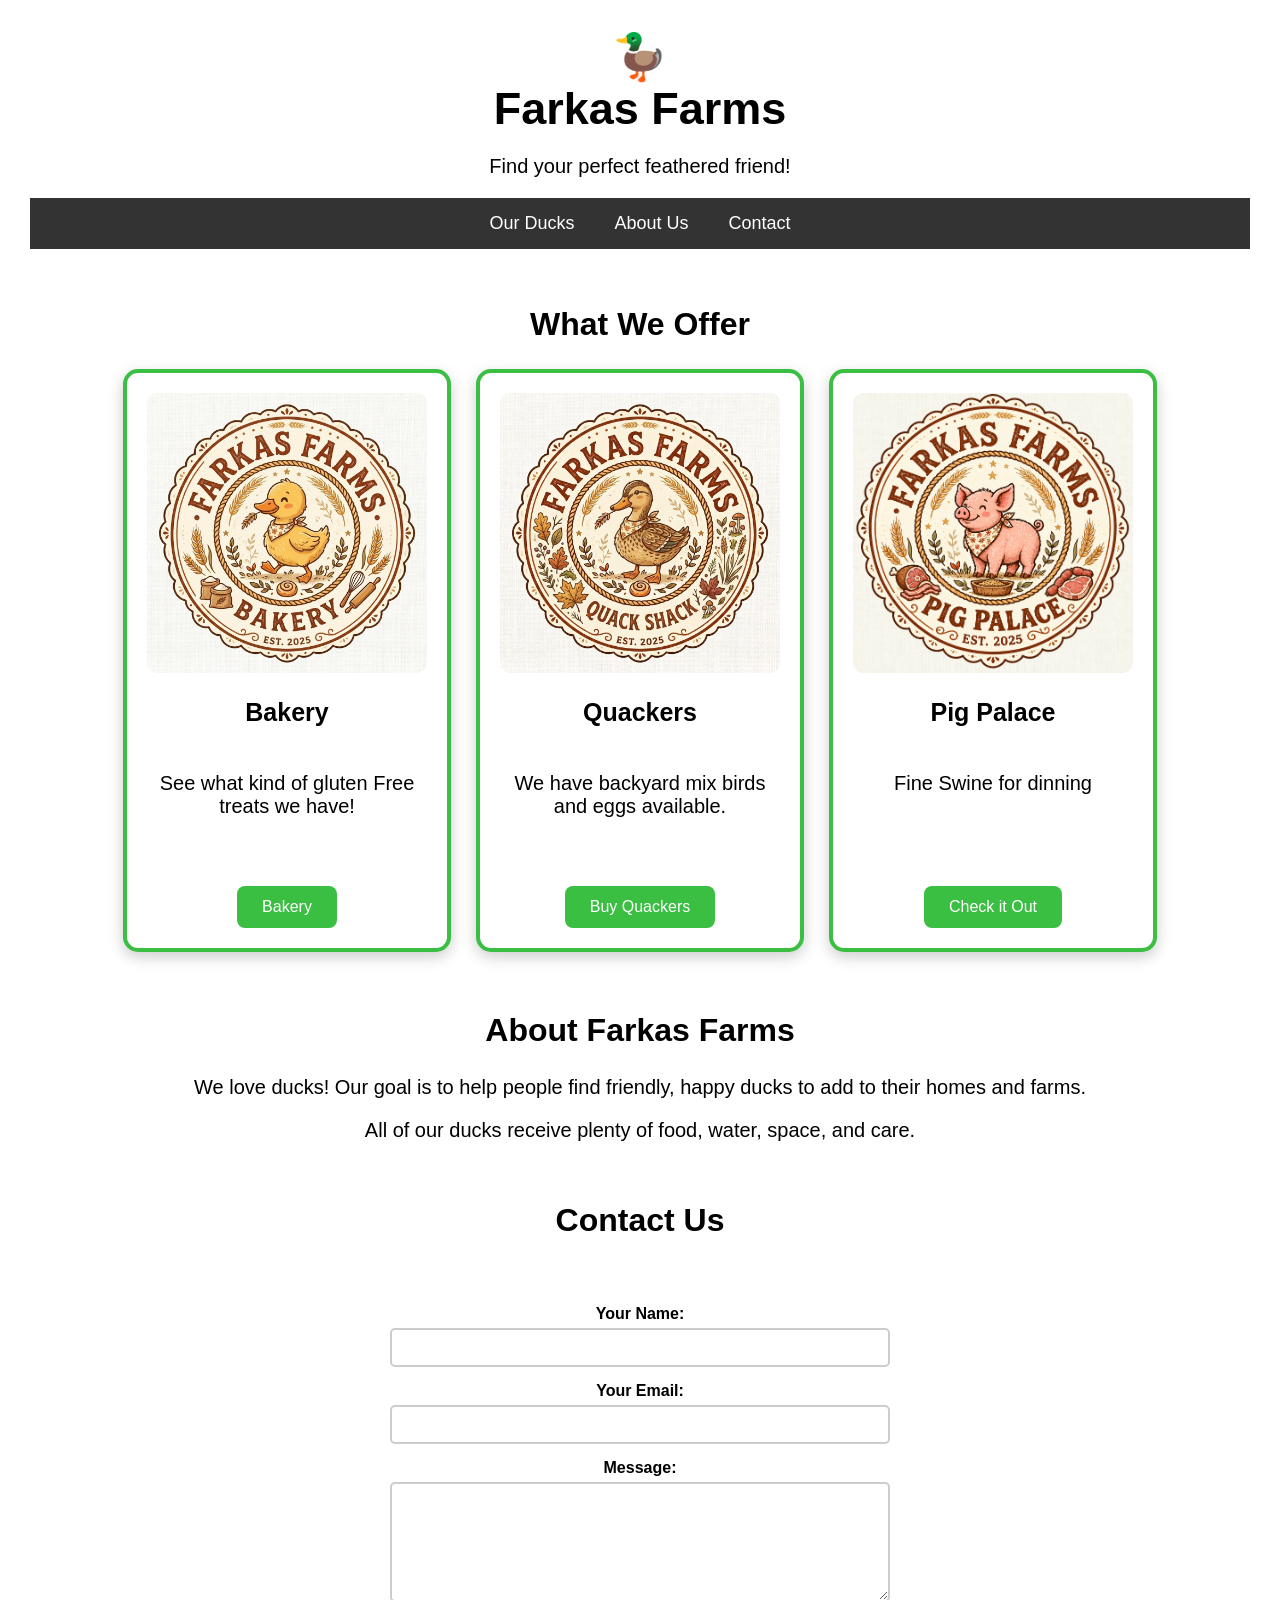
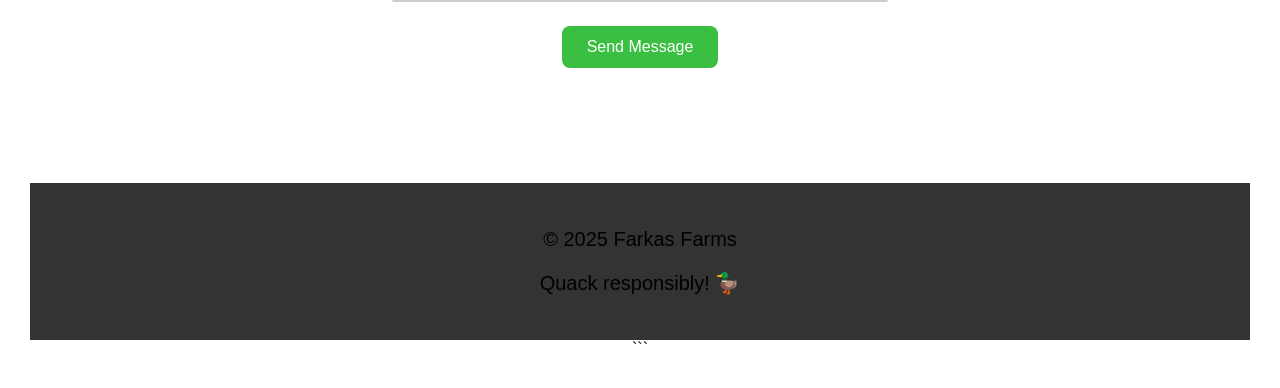
<file: index.html>
<!DOCTYPE html>
<html lang="en">
<head>
    <meta charset="UTF-8">
    <meta name="viewport" content="width=device-width, initial-scale=1.0">
    <title>Farkas Farms</title>

    <!-- Connects your CSS file -->
    <link rel="stylesheet" href="ducks.css">
</head>

<body>

    <!-- Header -->
    <header>
        <h1>🦆</h1>
        <h1>Farkas Farms</h1>
        <p>Find your perfect feathered friend!</p>
    <!-- Navigation -->
    <nav>
        <a href="#ducks">Our Ducks</a>
        <a href="#about">About Us</a>
        <a href="#contact">Contact</a>
    </nav>

    <!-- Main Content -->
    <main>

        <section id="ducks">
            <h2>What We Offer</h2>

            <div class="duck-container">

                <!-- Duck 1 -->
                <div class="duck-card">
                    <img 
                        src="Photos\bakery.jpg" 
                        alt="Bakery">
                    
                    <h3>Bakery</h3>
                    <p>See what kind of gluten Free treats we have!</p>
                    <p class="price"></p>
                    <button><a href="Bakery.html">Bakery</a></button>
                </div>

                <!-- Duck 2 -->
                <div class="duck-card">
                    <img 
                        src="Photos\quack.jpg"
                        alt="Ducks/Chickens">
                    
                    <h3>Quackers</h3>
                    <p>We have backyard mix birds and eggs available.</p>
                    <button>Buy Quackers</button>
                </div>

                <!-- Duck 3 -->
                <div class="duck-card">
                    <img src="Photos/pig palace.png" alt="A pig">
                    
                    <h3>Pig Palace</h3>
                    <p>Fine Swine for dinning</p>
                    <p class="price"></p>
                    <button>Check it Out</button>
                </div>

            </div>
        </section>

        <!-- About -->
        <section id="about">
            <h2>About Farkas Farms</h2>

            <p>
                We love ducks! Our goal is to help people find
                friendly, happy ducks to add to their homes and farms.
            </p>

            <p>
                All of our ducks receive plenty of food, water,
                space, and care.
            </p>
        </section>

        <!-- Contact -->
        <section id="contact">
            <h2>Contact Us</h2>

            <form>
                <label for="name">Your Name:</label>
                <input type="text" id="name" name="name">

                <label for="email">Your Email:</label>
                <input type="email" id="email" name="email">

                <label for="message">Message:</label>
                <textarea id="message" name="message"></textarea>

                <button type="submit">Send Message</button>
            </form>
        </section>

    </main>

    <!-- Footer -->
    <footer>
        <p>&copy; 2025 Farkas Farms</p>
        <p>Quack responsibly! 🦆</p>
    </footer>

</body>
</html>
```
</file>
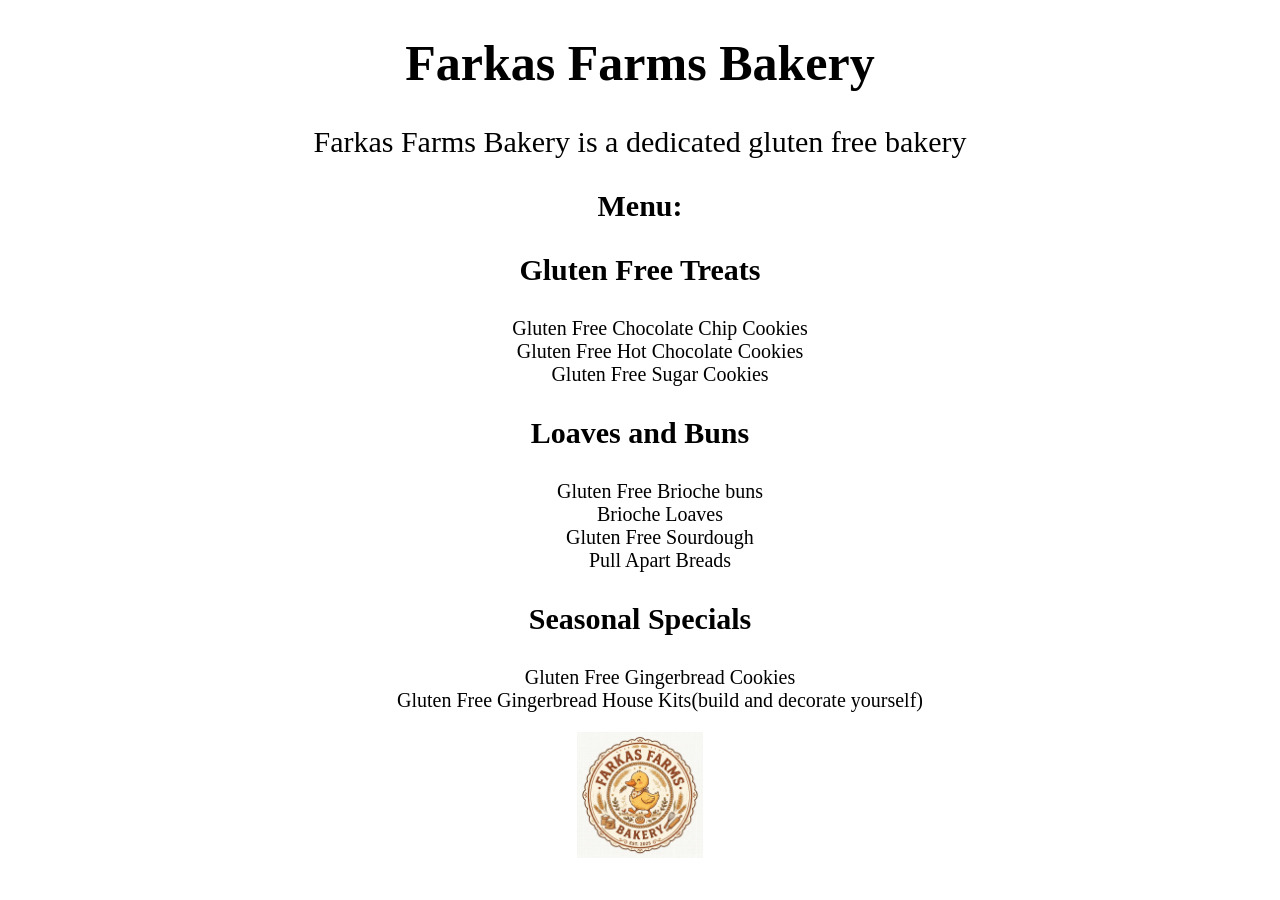
<file: Bakery.html>
<!DOCTYPE html>
<html lang="en">
<head>
    <meta charset="UTF-8">
    <meta name="viewport" content="width=device-width, initial-scale=1.0">
    <title>Farkas Farms</title>

    <!-- Connects your CSS file -->
    <link rel="stylesheet" href="bakery.css">
</head>
<body>

<h1> Farkas Farms Bakery</h1>
<p>Farkas Farms Bakery is a dedicated gluten free bakery</p>

<h2 id="menu">Menu:</h2>
 <h3 id="treats">Gluten Free Treats</h3>
 <div id="lists">  

    <ul id="treats-list">
        <li>Gluten Free Chocolate Chip Cookies</li>
        <li>Gluten Free Hot Chocolate Cookies</li>
        <li>Gluten Free Sugar Cookies</li></ul>

        <h3>Loaves and Buns</h3>
        <ul id="loaves">
        <li>Gluten Free Brioche buns</li>
        <li>Brioche Loaves</li>
        <li>Gluten Free Sourdough</li>
        <li>Pull Apart Breads</li>
        </ul>

        <h3>Seasonal Specials</h3>
        <ul id="seasonal">
            <li>Gluten Free Gingerbread Cookies</li>
            <li>Gluten Free Gingerbread House Kits(build and decorate yourself)</li>
        </ul>
        </div>

        <div id="bakery">
        <img src="Photos/bakery.jpg" alt="Bakery">
        </div>



</body>
</html>
</file>
<file: ducks.css>
/* =========================
   GENERAL PAGE
   ========================= */

body {
    background-color: #eeeeee;
    font-family: Arial, sans-serif;
    margin: 0;
    color: #333333;
}


/* =========================
   HEADER
   ========================= */

header {
    background-color: white;
    color: black;
    text-align: center;
    padding: 30px;
}

header h1 {
    font-size: 45px;
    margin: 0;
}

header p {
    font-size: 20px;
}


/* =========================
   NAVIGATION
   ========================= */

nav {
    background-color: #333333;
    display: flex;
    justify-content: center;
    gap: 40px;
    padding: 15px;
}

nav a {
    color: white;
    text-decoration: none;
    font-size: 18px;
}

nav a:hover {
    color: rgb(191, 58, 182);
}


/* =========================
   MAIN CONTENT
   ========================= */

main {
    max-width: 1100px;
    margin: auto;
    padding: 30px;
}

section {
    margin-bottom: 60px;
}

h2 {
    text-align: center;
    font-size: 32px;
}


/* =========================
   DUCK CARDS
   ========================= */

.duck-container {
    display: flex;
    justify-content: center;
    gap: 25px;
    flex-wrap: wrap;
}

p{
    color: black;
}

.duck-card {
    background-color: white;
    width: 280px;
    padding: 20px;
    border-radius: 15px;

    /* Green and complementary purple */
    border: 4px solid rgb(58, 191, 67);

    text-align: center;

    box-shadow: 0 5px 15px rgba(0, 0, 0, 0.2);

    display: flex;
    flex-direction: column;
    align-items: center;

}

.duck-card button {
    margin-top: auto;
}

.duck-card img {
    width: 100%;
    height: auto;
    object-fit: cover;
    border-radius: 10px;
}

.duck-card h3 {
    font-size: 25px;
    color: black;

}

.price {
    font-size: 24px;
    font-weight: bold;
    color: rgb(58, 191, 67);
}


/* =========================
   BUTTONS
   ========================= */

button {
    background-color: rgb(58, 191, 67);
    color: white;
    border: none;
    border-radius: 8px;
    padding: 12px 25px;
    font-size: 16px;
    cursor: pointer;

}

a{
    text-decoration: none;
    color: white;
}

button:hover {
    background-color: rgb(191, 58, 182);
}


/* =========================
   CONTACT FORM
   ========================= */

form {
    background-color: white;
    max-width: 500px;
    margin: auto;
    padding: 25px;
    border-radius: 15px;
    color:  black;
}

form label {
    display: block;
    margin-top: 15px;
    font-weight: bold;
}

form input,
form textarea {
    width: 100%;
    box-sizing: border-box;

    padding: 10px;
    margin-top: 5px;

    border: 2px solid #cccccc;
    border-radius: 5px;
}

form textarea {
    height: 120px;
    resize: vertical;
}

form button {
    margin-top: 20px;
}


/* =========================
   FOOTER
   ========================= */

footer {
    background-color: #333333;
    color: white;
    text-align: center;
    padding: 25px;
}
</file>
<file: bakery.css>
h1{
    text-align: center;
    font-size: 50px;
    font-family: 'Brush Script MT', cursive;
}

p{
    text-align: center;
    font-size: 30px;
    font-family: brush script mt, cursive;
}

#menu{
    text-align: center;
    font-size: 30px;
    font-family: brush script mt, cursive;
}

#treats{
    text-align: center;
    font-size: 30px;
    font-family: brush script mt, cursive;
}

h3{
    text-align: center;
    font-size: 30px;
    font-family: brush script mt, cursive;
}

ul{
    list-style: none;
    text-align: center;
    font-family: brush script mt, cursive;
    font-size: 20px;
}
img{
    
    width: 10%;
    height: 10%;
    display: block;
    margin: auto;
}
</file>
